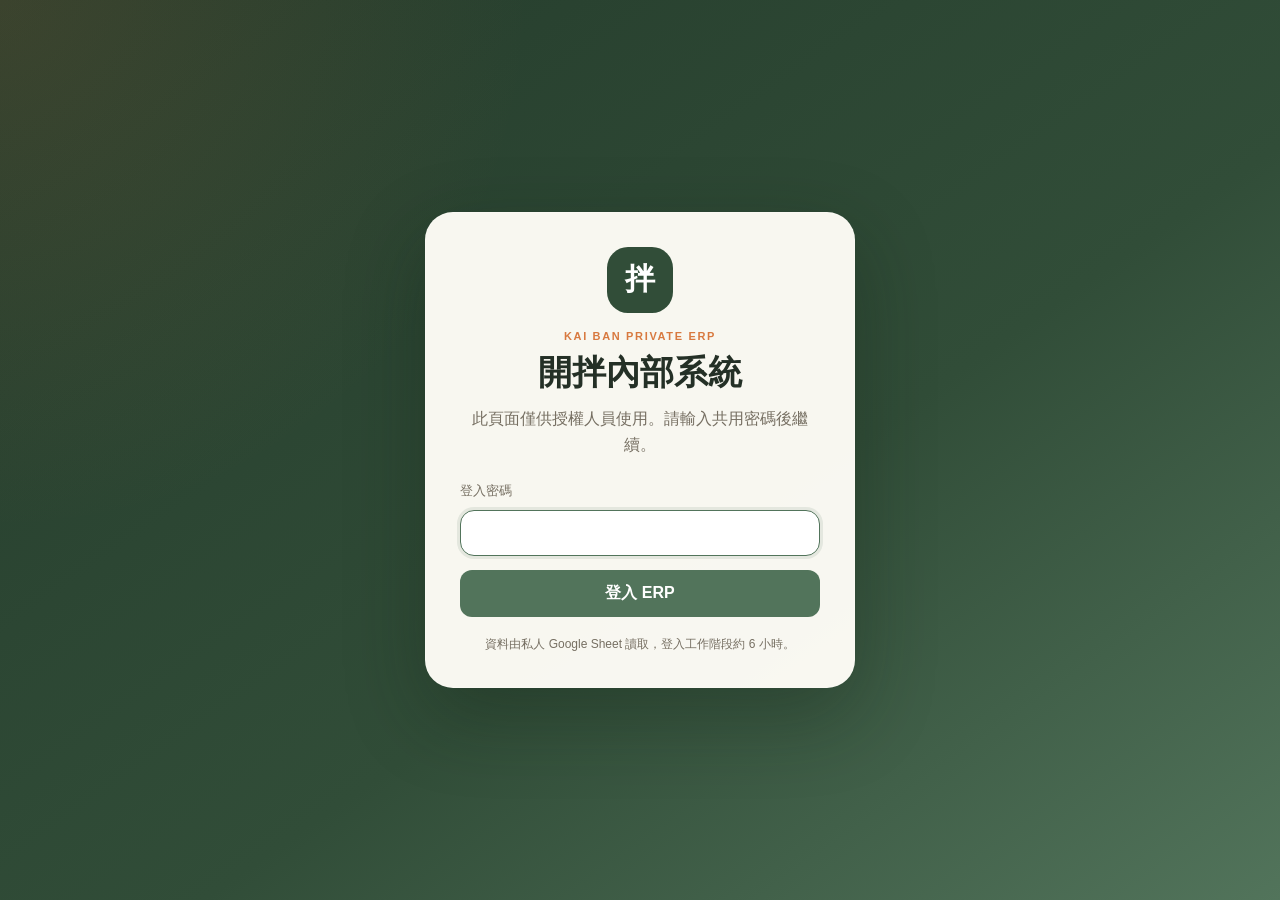
<file: index.html>
<!DOCTYPE html>

<html lang="zh-Hant">
<head>
<meta charset="utf-8"/>
<meta content="width=device-width, initial-scale=1" name="viewport"/>
<meta content="#314d38" name="theme-color"/>
<meta content="noindex, nofollow, noarchive, nosnippet" name="robots"/>
<meta content="noindex, nofollow, noarchive, nosnippet" name="googlebot"/>
<meta content="no-referrer" name="referrer"/><meta content="default-src 'self' https://script.google.com https://*.googleusercontent.com; img-src 'self' data: blob: https:; style-src 'self' 'unsafe-inline'; script-src 'self' 'unsafe-inline';" http-equiv="Content-Security-Policy"/>
<title>開拌 KaiBan ERP</title>
<link href="style.css?v=20260629-ui-redesign-1" rel="stylesheet"/>
</head>
<body class="authLocked">
<section aria-labelledby="loginTitle" class="authGate" id="authGate">
<div class="loginCard">
<div class="loginLogo">拌</div>
<p class="loginEyebrow">KAI BAN PRIVATE ERP</p>
<h1 id="loginTitle">開拌內部系統</h1>
<p class="loginDescription">此頁面僅供授權人員使用。請輸入共用密碼後繼續。</p>
<form class="loginForm" id="loginForm">
<label for="loginPassword">登入密碼</label>
<input autocomplete="current-password" autofocus="" id="loginPassword" required="" type="password"/>
<button class="button primary" id="loginButton" type="submit">登入 ERP</button>
</form>
<p class="loginError" hidden="" id="loginError" role="alert"></p>
<p class="loginPrivacy">資料由私人 Google Sheet 讀取，登入工作階段約 6 小時。</p>
</div>
</section>
<aside class="sidebar">
<div class="brand">
<div class="logo">拌</div>
<div>
<strong>KaiBan ERP</strong>
<span>開拌食材成本系統</span>
</div>
</div>
<nav aria-label="主要功能" class="navList"><button class="nav active" data-title="首頁" data-view="dashboard">首頁</button><button class="nav" data-title="記帳" data-view="record">記帳</button><button class="nav" data-title="查價" data-view="price">查價</button><button class="nav" data-title="報表" data-view="reports">報表</button></nav>
<div class="sidebarFoot"><div class="sidebarConnection"><span class="statusDot loading" id="dataStatus">載入中...</span><button class="sideAction retryAction" hidden="" id="reloadData" type="button">重試</button></div><button class="sideAction logoutAction" id="logoutButton" type="button">登出</button></div>
</aside>
<main>
<section class="topbar">
<div>
<h1 id="pageTitle">首頁</h1>
<p id="pageDescription">選擇今天要完成的工作。</p>
</div>
<div class="searchBox">
<input autocomplete="off" id="globalSearch" placeholder="搜尋：雞胸、醬、Costco、開元…" type="search"/>
</div>
</section>
<div class="notice" hidden="" id="notice"></div>
<section class="view active" id="dashboard"><div class="taskLauncher"><div class="taskLauncherIntro"><span class="eyebrow">今天要做什麼？</span><h2>選一個任務，直接開始</h2><p>把常用操作集中在首頁，減少尋找功能的時間。</p></div><div class="taskCardGrid"><button class="taskCard" data-route-tab="photoEntry" data-route-view="record" type="button"><span class="taskCardIcon">📷</span><span class="taskCardText"><strong>拍照記帳</strong><small>拍收據或發票，AI 自動辨識入帳</small></span><span class="taskCardArrow">→</span></button><button class="taskCard" data-route-tab="quickEntry" data-route-view="record" type="button"><span class="taskCardIcon">✏️</span><span class="taskCardText"><strong>手動記帳</strong><small>直接輸入今天的採購項目</small></span><span class="taskCardArrow">→</span></button><button class="taskCard" data-route-tab="foods" data-route-view="price" type="button"><span class="taskCardIcon">🔍</span><span class="taskCardText"><strong>查價</strong><small>搜尋食材歷史價格</small></span><span class="taskCardArrow">→</span></button></div></div></section><section class="view" id="record"><div aria-label="record" class="sectionTabs" role="tablist"><button aria-selected="true" class="sectionTab active" data-tab-group="record" data-tab-target="photoEntry" role="tab" type="button">📷 拍照記帳</button><button aria-selected="false" class="sectionTab" data-tab-group="record" data-tab-target="quickEntry" role="tab" type="button">✏️ 手動記帳</button></div><section class="modulePanel active" id="photoEntry">
<div class="quickIntro photoIntro">
<div>
<span class="eyebrow">拍照記帳</span>
<h2>拍照後自動辨識，確認內容即可入帳</h2>
<p>支援發票、收據、採購單與手寫單。選擇照片後會自動開始辨識。</p>
</div>
<div class="apiBadge" hidden="" id="photoApiBadge"><span>系統連線中，請稍候再試</span><button class="inlineRetry" data-retry-connection="" type="button">重試</button></div>
</div>
<div class="aiWorkflowNote">
<span><b>原文辨識</b>：照片上直接看得到</span>
<span><b>AI 推算</b>：由數量、單價、金額等可驗證資料計算</span>
<span><b>待確認</b>：照片沒有或無法判讀，保留空白</span>
</div>
<div class="photoGrid">
<div class="panel photoUploadPanel">
<div class="panelHead">
<div>
<h2>1. 拍照或上傳</h2>
<p class="muted">格式不必固定；請盡量拍完整、對焦清楚並避免反光。</p>
</div>
</div>
<label class="photoDrop" for="receiptFile">
<input accept="image/*" capture="environment" hidden="" id="receiptFile" type="file"/>
<span class="photoDropIcon">📷</span>
<strong>點這裡拍照或選擇照片</strong>
<span>JPG、PNG、HEIC（瀏覽器支援時）</span>
</label>
<div class="receiptPreviewWrap" hidden="" id="receiptPreviewWrap">
<img alt="單據照片預覽" id="receiptPreview"/>
<div class="previewMeta">
<span id="receiptFileName"></span>
<span id="receiptFileSize"></span>
</div>
</div>
<div class="formActions photoActions">
<button class="button primary" disabled="" hidden="" id="analyzeReceipt" type="button">辨識中...</button>
<button class="button ghost" disabled="" id="clearReceipt" type="button">清除照片</button>
</div>
<p class="photoStatus muted" id="receiptAnalyzeStatus">尚未選擇照片</p>
</div>
<div class="panel photoResultPanel">
<div class="panelHead">
<div>
<h2>2. 確認辨識結果</h2>
<p class="muted">黃色是 AI 推算、紅色是待確認；修改後會標記為已確認。</p>
</div>
<div class="analysisBadges">
<span class="analysisBadge" id="receiptModelBadge">尚未辨識</span>
<span class="analysisBadge" id="receiptQualityBadge">品質未判定</span>
</div>
</div>
<div class="empty photoEmpty" id="receiptResultEmpty">
            上傳照片並完成 AI 辨識後，可讀資料會顯示在這裡。
          </div>
<div hidden="" id="receiptResult">
<div class="receiptIssues" hidden="" id="receiptIssues"></div>
<div class="receiptHeaderFields">
<label>
<span>日期 *</span>
<input id="receiptDate" type="date"/>
<small class="fieldHint" id="receiptDateHint"></small>
</label>
<label>
<span>供應商 *</span>
<input id="receiptSupplier" list="supplierOptions" placeholder="供應商或店家名稱" type="text"/>
<small class="fieldHint" id="receiptSupplierHint"></small>
</label>
<div class="receiptTotalBox">
<span>單據總額</span>
<strong id="receiptTotal">$0</strong>
</div>
</div>
<div class="receiptInfoLine">
<span class="tag" id="receiptDocumentType">單據</span>
<span class="muted" id="receiptInvoiceNumber"></span>
<span class="muted" id="receiptNote"></span>
</div>
<div aria-label="AI 欄位狀態說明" class="fieldLegend">
<span class="legendItem read">原文辨識</span>
<span class="legendItem inferred">AI 推算</span>
<span class="legendItem missing">待確認</span>
<span class="legendItem confirmed">已修改確認</span>
</div>
<div class="tableWrap receiptTableWrap">
<table class="receiptTable">
<thead>
<tr>
<th>品項 *</th>
<th>分類</th>
<th>規格</th>
<th>數量</th>
<th>單位</th>
<th>單價</th>
<th>金額 *</th>
<th>信心</th>
<th>狀態</th>
<th></th>
</tr>
</thead>
<tbody id="receiptRows"></tbody>
</table>
</div>
<details class="rawTextPanel">
<summary>查看 AI 從照片讀到的原始文字</summary>
<textarea id="receiptRawText" placeholder="AI 讀到的原始文字會顯示在這裡" readonly=""></textarea>
</details>
<div class="formActions receiptResultActions">
<button class="button ghost" id="addReceiptItem" type="button">新增空白品項</button>
<button class="button primary" id="addReceiptToStaged" type="button">確認入帳</button>
<button class="button secondary" id="reanalyzeReceipt" type="button">重新辨識</button>
</div>
</div>
</div>
</div>
</section><section class="modulePanel" id="quickEntry">
<div class="quickIntro">
<div>
<span class="eyebrow">手動記帳</span>
<h2>輸入今天的採購項目</h2>
<p>填寫完成後按「確認入帳」，系統會直接儲存紀錄。</p>
</div>
<div class="apiBadge" hidden="" id="apiBadge"><span>系統連線中，請稍候再試</span><button class="inlineRetry" data-retry-connection="" type="button">重試</button></div>
</div>
<div class="quickGrid single">
<div class="panel">
<div class="panelHead">
<div>
<h2>逐筆新增</h2>
<p class="muted">金額會依數量 × 單價自動計算。</p>
</div>
</div>
<form class="entryForm" id="quickForm">
<label>
<span>日期 *</span>
<input id="entryDate" name="date" required="" type="date"/>
</label>
<label>
<span>供應商 *</span>
<input id="entrySupplier" list="supplierOptions" name="supplier" placeholder="例如：Costco" required=""/>
</label>
<div class="wide formField">
<span>品項 *</span>
<div class="entryInputAction">
<input id="entryName" list="itemOptions" name="name" placeholder="例如：原味嫩雞胸" required=""/>
<button class="aiImageButton" id="searchImagesButton" type="button">✨ AI 找圖</button>
</div>
<div class="imageSearchPanel" hidden="" id="imageSearchPanel">
<div class="imageSearchPanelHead">
<strong>選擇一張品項圖片</strong>
<button aria-label="關閉圖片搜尋結果" class="imageSearchClose" id="closeImageSearch" type="button">×</button>
</div>
<div class="imageSearchStatus" id="imageSearchStatus"></div>
<div class="imageSearchResults" id="imageSearchResults"></div>
</div>
</div>
<label class="wide">
<span>圖片網址</span>
<input id="entryImageUrl" name="imageUrl" placeholder="選擇圖片後會自動填入；未選擇時送出會自動找圖" readonly="" type="text"/>
<small class="fieldHint">可手動選圖；留白時系統會在儲存時自動補上第一張搜尋圖片。</small>
</label>
<label>
<span>分類</span>
<input id="entryCategory" list="categoryOptions" name="category" placeholder="選擇或輸入新分類"/>
</label>
<label>
<span>規格</span>
<input id="entrySpec" name="spec" placeholder="例如：1kg／包"/>
</label>
<label>
<span>數量 *</span>
<input id="entryQty" min="0" name="qty" required="" step="0.01" type="number" value="1"/>
</label>
<label>
<span>單位</span>
<input id="entryUnit" list="unitOptions" name="unit" placeholder="包、瓶、kg"/>
</label>
<label>
<span>單價 *</span>
<input id="entryPrice" min="0" name="price" required="" step="0.01" type="number"/>
</label>
<label>
<span>金額 *</span>
<input id="entryAmount" min="0" name="amount" required="" step="0.01" type="number"/>
</label>
<label class="wide">
<span>備註</span>
<input id="entryNote" name="note" placeholder="促銷、含稅、買一送一等"/>
</label>
<div class="formActions wide">
<button class="button primary" id="quickSubmit" type="submit">確認入帳</button>
<button class="button ghost" id="resetQuickForm" type="button">清空欄位</button>
</div>
</form>
</div>

</div><details class="batchMode" id="batchMode"><summary>進階：批次模式</summary><div class="batchModeContent"><div class="panel">
<div class="panelHead">
<div>
<h2>批次貼上</h2>
<p class="muted">支援試算表欄位或逗號分隔資料。</p>
</div>
</div>
<div class="pasteGuide">
            欄位順序：日期、供應商、品項、分類、規格、數量、單位、單價、金額、備註
          </div>
<textarea id="bulkPaste" placeholder="2026/06/22	Costco	雞胸肉	雞肉	1kg	2	包	299	598	" rows="12"></textarea>
<div class="formActions">
<button class="button primary" id="parseBulk" type="button">加入批次清單</button>
<button class="button ghost" id="downloadTemplate" type="button">下載空白範本</button>
</div>
</div><div class="panel stagingPanel">
<div class="panelHead">
<div>
<h2>批次待存清單</h2>
<p class="muted" id="stagedSummary">尚未加入資料</p>
</div>
<div class="panelActions">
<button class="button ghost" id="clearStaged" type="button">全部清除</button>
<button class="button secondary" id="downloadStaged" type="button">下載備份 CSV</button>
<button class="button primary" id="submitStaged" type="button">儲存紀錄</button>
</div>
</div>
<div class="tableWrap">
<table>
<thead>
<tr>
<th>#</th>
<th>日期</th>
<th>供應商</th>
<th>品項</th>
<th>圖片</th>
<th>分類</th>
<th>數量</th>
<th>單位</th>
<th>單價</th>
<th>金額</th>
<th></th>
</tr>
</thead>
<tbody id="stagedRows"></tbody>
</table>
</div>
</div></div></details>

</section></section><section class="view" id="price"><div aria-label="price" class="sectionTabs" role="tablist"><button aria-selected="true" class="sectionTab active" data-tab-group="price" data-tab-target="foods" role="tab" type="button">食材查價</button><button aria-selected="false" class="sectionTab" data-tab-group="price" data-tab-target="purchases" role="tab" type="button">採購紀錄</button></div><section class="modulePanel active" id="foods">
<div class="panel">
<div class="panelHead">
<div>
<h2>食材搜尋</h2>
<p class="muted">同品項合併顯示最新價、最低價、最高價與平均價。</p>
</div>
<div class="panelActions">
<button class="button secondary" id="backfillProductImages" type="button">✨ 自動補齊缺少圖片</button>
</div>
</div>
<div class="foodGrid" id="foodCards"></div>
</div>
</section><section class="modulePanel" id="purchases">
<div class="panel">
<div class="panelHead">
<div>
<h2>採購紀錄</h2>
<p class="muted" id="purchaseCountText">共 0 筆</p>
</div>
<button class="button secondary" id="exportAllCsv" type="button">匯出 CSV</button>
</div>
<div class="tableWrap">
<table>
<thead>
<tr>
<th>日期</th>
<th>供應商</th>
<th>品項</th>
<th>圖片</th>
<th>分類</th>
<th>規格</th>
<th>數量</th>
<th>單位</th>
<th>單價</th>
<th>小計</th>
<th>備註</th>
</tr>
</thead>
<tbody id="purchaseRows"></tbody>
</table>
</div>
</div>
</section></section><section class="view" id="reports"><div aria-label="reports" class="sectionTabs" role="tablist"><button aria-selected="true" class="sectionTab active" data-tab-group="reports" data-tab-target="monthly" role="tab" type="button">每月支出</button><button aria-selected="false" class="sectionTab" data-tab-group="reports" data-tab-target="suppliers" role="tab" type="button">供應商</button></div><section class="modulePanel active" id="monthly">
<div class="panel monthToolbar">
<div>
<h2>每月支出分析</h2>
<p class="muted">從採購紀錄自動彙整，不需要另外填表。</p>
</div>
<div class="monthControls">
<label for="monthPicker">選擇月份</label>
<input id="monthPicker" type="month"/>
<button class="button secondary" id="exportMonthCsv" type="button">匯出本月</button>
</div>
</div>
<div class="cards monthCards">
<div class="stat highlight">
<span>本月總支出</span>
<strong id="monthTotal">$0</strong>
</div>
<div class="stat">
<span>採購筆數</span>
<strong id="monthCount">0</strong>
</div>
<div class="stat">
<span>供應商數</span>
<strong id="monthSupplierCount">0</strong>
</div>
<div class="stat">
<span>平均每筆</span>
<strong id="monthAverage">$0</strong>
</div>
</div>
<div class="analysisGrid">
<div class="panel">
<h2>供應商支出排行</h2>
<div class="barList" id="monthSupplierBars"></div>
</div>
<div class="panel">
<h2>分類支出排行</h2>
<div class="barList" id="monthCategoryBars"></div>
</div>
</div>
<div class="panel">
<div class="panelHead">
<div>
<h2>本月明細</h2>
<p class="muted" id="monthDetailText">共 0 筆</p>
</div>
</div>
<div class="tableWrap">
<table>
<thead>
<tr>
<th>日期</th>
<th>供應商</th>
<th>品項</th>
<th>圖片</th>
<th>分類</th>
<th>數量</th>
<th>單位</th>
<th>單價</th>
<th>小計</th>
</tr>
</thead>
<tbody id="monthRows"></tbody>
</table>
</div>
</div>
</section><section class="modulePanel" id="suppliers">
<div class="panel">
<div class="panelHead">
<div>
<h2>供應商</h2>
<p class="muted">依累計採購金額排序。</p>
</div>
</div>
<div class="foodGrid" id="supplierCards"></div>
</div>
</section></section>






</main>
<datalist id="supplierOptions"></datalist>
<datalist id="itemOptions"></datalist>
<datalist id="categoryOptions"><option value="蔬菜"></option><option value="水果"></option><option value="肉類"></option><option value="海鮮"></option><option value="乾貨"></option><option value="調味料"></option><option value="飲品"></option><option value="其他"></option></datalist>
<datalist id="unitOptions">
<option value="包"></option>
<option value="瓶"></option>
<option value="盒"></option>
<option value="袋"></option>
<option value="箱"></option>
<option value="kg"></option>
<option value="g"></option>
<option value="筆"></option>
</datalist>
<script src="app.js?v=20260629-ui-redesign-1"></script>
</body>
</html>
</file>
<file: style.css>
:root {
  --green: #52745b;
  --green-dark: #314d38;
  --green-soft: #eef3e9;
  --deep: #243026;
  --cream: #fbf7ed;
  --line: #eadfcb;
  --card: #fffdf7;
  --muted: #766f62;
  --orange: #d8793f;
  --danger: #b34848;
  --shadow: 0 8px 24px rgba(36, 48, 38, 0.06);
}

* { box-sizing: border-box; }

html { scroll-behavior: smooth; }

body {
  margin: 0;
  min-height: 100vh;
  display: flex;
  background: var(--cream);
  color: var(--deep);
  font-family: -apple-system, BlinkMacSystemFont, "Noto Sans TC", "Segoe UI", Arial, sans-serif;
}

button, input, textarea { font: inherit; }
button { color: inherit; }

.sidebar {
  width: 260px;
  height: 100vh;
  position: sticky;
  top: 0;
  display: flex;
  flex-direction: column;
  padding: 20px;
  color: #fff;
  background: var(--green-dark);
}

.brand {
  display: flex;
  gap: 12px;
  align-items: center;
  margin-bottom: 26px;
}

.logo {
  width: 46px;
  height: 46px;
  flex: 0 0 46px;
  display: grid;
  place-items: center;
  border-radius: 15px;
  background: rgba(255,255,255,.15);
  font-size: 22px;
  font-weight: 800;
}

.brand strong { display: block; font-size: 20px; }
.brand span { display: block; margin-top: 3px; font-size: 12px; opacity: .78; }
.navList { display: grid; gap: 4px; }

.nav, .sideAction {
  width: 100%;
  border: 0;
  border-radius: 14px;
  color: #fff;
  background: transparent;
  text-align: left;
  cursor: pointer;
}

.nav { padding: 13px 12px; font-size: 15px; }
.nav:hover, .nav.active { background: rgba(255,255,255,.14); }
.navAccent { margin: 8px 0; background: rgba(216,121,63,.28); }
.navAccent.active { background: var(--orange); }

.sidebarFoot {
  margin-top: auto;
  padding-top: 18px;
  border-top: 1px solid rgba(255,255,255,.13);
}

.statusDot {
  display: block;
  margin-bottom: 10px;
  font-size: 12px;
  opacity: .85;
}
.statusDot::before { content: ""; display: inline-block; width: 8px; height: 8px; margin-right: 7px; border-radius: 50%; background: #e2ba62; }
.statusDot.ok::before { background: #8fd19e; }
.statusDot.error::before { background: #f08c8c; }
.sideAction { padding: 10px 0; font-size: 13px; opacity: .78; }
.sideAction:hover { opacity: 1; }

main {
  width: min(100%, 1440px);
  flex: 1;
  margin: 0 auto;
  padding: 24px;
  min-width: 0;
}

.topbar {
  display: flex;
  justify-content: space-between;
  align-items: center;
  gap: 18px;
  margin-bottom: 18px;
}

h1, h2, h3, p { margin-top: 0; }
h1 { margin-bottom: 6px; font-size: clamp(26px, 3vw, 34px); }
h2 { margin-bottom: 8px; font-size: 21px; }
h3 { margin-bottom: 8px; }
.topbar p, .muted { margin-bottom: 0; color: var(--muted); }

.searchBox input,
.entryForm input,
.monthControls input,
textarea {
  width: 100%;
  border: 1px solid var(--line);
  border-radius: 14px;
  background: #fff;
  color: var(--deep);
  outline: none;
}
.searchBox input { width: min(430px, 80vw); padding: 13px 16px; }
.entryForm input, .monthControls input { padding: 11px 12px; }
textarea { min-height: 220px; padding: 14px; resize: vertical; line-height: 1.6; }
input:focus, textarea:focus { border-color: var(--green); box-shadow: 0 0 0 3px rgba(82,116,91,.12); }

.notice {
  margin-bottom: 16px;
  padding: 13px 15px;
  border: 1px solid #cfdfc9;
  border-radius: 14px;
  background: var(--green-soft);
  color: var(--green-dark);
}
.notice.error { border-color: #e3baba; background: #fff0f0; color: #8d3535; }
.notice.warn { border-color: #ead5a6; background: #fff8e7; color: #765915; }

.view { display: none; }
.view.active { display: block; animation: fadeIn .2s ease-out; }
@keyframes fadeIn { from { opacity: 0; transform: translateY(3px); } to { opacity: 1; transform: translateY(0); } }

.cards { display: grid; grid-template-columns: repeat(4, minmax(150px, 1fr)); gap: 14px; margin-bottom: 14px; }
.dashboardCards { grid-template-columns: repeat(5, minmax(140px, 1fr)); }
.stat, .panel, .foodCard, .quickIntro {
  border: 1px solid var(--line);
  border-radius: 22px;
  background: var(--card);
  box-shadow: var(--shadow);
}
.stat { padding: 18px; }
.stat span { display: block; color: var(--muted); font-size: 14px; }
.stat strong { display: block; margin-top: 8px; color: var(--green); font-size: clamp(24px, 2.5vw, 31px); }
.stat.highlight { border-color: rgba(216,121,63,.35); background: #fff8f0; }
.stat.highlight strong { color: var(--orange); }
.panel { padding: 18px; margin-bottom: 14px; }
.panelHead { display: flex; align-items: center; justify-content: space-between; gap: 16px; margin-bottom: 14px; }
.panelHead h2, .panelHead p { margin-bottom: 0; }
.panelActions, .formActions { display: flex; gap: 9px; flex-wrap: wrap; }

.dashboardGrid, .analysisGrid, .quickGrid { display: grid; gap: 14px; }
.dashboardGrid { grid-template-columns: minmax(0, 1.35fr) minmax(300px, .65fr); }
.analysisGrid { grid-template-columns: repeat(2, minmax(0, 1fr)); }
.quickGrid { grid-template-columns: repeat(2, minmax(0, 1fr)); }

.list { display: grid; gap: 2px; }
.item { display: flex; justify-content: space-between; gap: 16px; padding: 12px 0; border-bottom: 1px solid var(--line); }
.item:last-child { border-bottom: 0; }
.itemMain strong { display: block; margin-bottom: 4px; }
.itemMain small, .itemAmount small { color: var(--muted); }
.itemAmount { text-align: right; }
.itemAmount strong { display: block; color: var(--green); }
.empty { padding: 26px 12px; color: var(--muted); text-align: center; }

.foodGrid { display: grid; grid-template-columns: repeat(auto-fill, minmax(260px, 1fr)); gap: 14px; }
.foodCard { padding: 18px; }
.foodCard h3 { margin: 8px 0; font-size: 20px; }
.tag { display: inline-block; margin: 0 5px 5px 0; padding: 5px 9px; border-radius: 999px; background: var(--green-soft); color: var(--green); font-size: 12px; }
.price { margin: 9px 0 14px; color: var(--green); font-size: 28px; font-weight: 800; }
.meta { display: grid; grid-template-columns: 92px 1fr; gap: 7px; font-size: 14px; }
.label { color: var(--muted); }

.tableWrap { overflow: auto; border-radius: 14px; }
table { width: 100%; min-width: 920px; border-collapse: collapse; }
th, td { padding: 11px 10px; border-bottom: 1px solid var(--line); text-align: left; white-space: nowrap; }
th { position: sticky; top: 0; z-index: 1; background: #f5efe2; color: #536151; font-size: 13px; }
td { font-size: 14px; }
tbody tr:hover { background: rgba(238,243,233,.48); }
.removeRow { border: 0; background: transparent; color: var(--danger); cursor: pointer; }

.monthToolbar { display: flex; align-items: center; justify-content: space-between; gap: 18px; }
.monthToolbar h2, .monthToolbar p { margin-bottom: 0; }
.monthControls { display: flex; align-items: center; gap: 10px; flex-wrap: wrap; }
.monthControls label { color: var(--muted); font-size: 13px; }
.monthControls input { width: auto; min-width: 158px; }

.barList { display: grid; gap: 14px; }
.barItem { display: grid; gap: 6px; }
.barHead { display: flex; justify-content: space-between; gap: 10px; font-size: 14px; }
.barHead span:last-child { color: var(--green); font-weight: 700; }
.barTrack { height: 9px; overflow: hidden; border-radius: 999px; background: #eee6d8; }
.barFill { height: 100%; min-width: 3px; border-radius: inherit; background: linear-gradient(90deg, var(--green), #7f9e82); }

.quickIntro {
  display: flex;
  align-items: center;
  justify-content: space-between;
  gap: 18px;
  margin-bottom: 14px;
  padding: 22px;
  color: #fff;
  background: linear-gradient(135deg, var(--green-dark), #55755b);
}
.quickIntro h2 { margin: 4px 0 7px; font-size: 26px; }
.quickIntro p { margin-bottom: 0; opacity: .8; }
.eyebrow { color: #f4c29b; font-size: 12px; font-weight: 800; letter-spacing: .12em; }
.apiBadge { flex: 0 0 auto; padding: 8px 11px; border-radius: 999px; background: rgba(255,255,255,.13); font-size: 12px; }
.apiBadge.connected { background: rgba(143,209,158,.22); }

.entryForm { display: grid; grid-template-columns: repeat(2, minmax(0, 1fr)); gap: 13px; }
.entryForm label { display: grid; gap: 6px; }
.entryForm label span { color: var(--muted); font-size: 13px; }
.entryForm .wide { grid-column: 1 / -1; }
.pasteGuide { margin-bottom: 10px; padding: 10px 12px; border-radius: 12px; background: #f5efe2; color: var(--muted); font-size: 12px; line-height: 1.5; }
.stagingPanel { margin-top: 0; }

.button {
  border: 0;
  border-radius: 12px;
  padding: 10px 14px;
  cursor: pointer;
  font-weight: 700;
}
.button:disabled { cursor: not-allowed; opacity: .45; }
.button.primary { background: var(--green); color: #fff; }
.button.primary:hover { background: #42634b; }
.button.secondary { border: 1px solid #c9d8c7; background: var(--green-soft); color: var(--green-dark); }
.button.ghost { border: 1px solid var(--line); background: #fff; color: var(--muted); }



/* AI 圖片搜尋 */
.formField {
  display: grid;
  gap: 6px;
}

.formField > span {
  color: var(--muted);
  font-size: 13px;
}

.entryInputAction {
  display: flex;
  align-items: stretch;
  gap: 8px;
}

.entryInputAction input {
  flex: 1 1 auto;
  min-width: 0;
}

.aiImageButton {
  flex: 0 0 auto;
  border: 1px solid rgba(216, 121, 63, 0.38);
  border-radius: 12px;
  padding: 0 14px;
  background: #fff6ed;
  color: var(--orange);
  font-weight: 800;
  white-space: nowrap;
  cursor: pointer;
  transition: transform .15s ease, background .15s ease, box-shadow .15s ease;
}

.aiImageButton:hover {
  transform: translateY(-1px);
  background: #ffecda;
  box-shadow: 0 5px 14px rgba(216, 121, 63, .15);
}

.aiImageButton:disabled {
  cursor: wait;
  opacity: .6;
  transform: none;
  box-shadow: none;
}

.imageSearchPanel {
  margin-top: 4px;
  padding: 12px;
  border: 1px solid var(--line);
  border-radius: 16px;
  background: #fffdf8;
  box-shadow: var(--shadow);
}

.imageSearchPanelHead {
  display: flex;
  align-items: center;
  justify-content: space-between;
  gap: 12px;
  margin-bottom: 10px;
}

.imageSearchClose {
  width: 30px;
  height: 30px;
  border: 0;
  border-radius: 50%;
  background: #f3ede2;
  color: var(--muted);
  font-size: 21px;
  line-height: 1;
  cursor: pointer;
}

.imageSearchStatus {
  color: var(--muted);
  font-size: 13px;
}

.imageSearchStatus.error {
  color: var(--danger);
}

.imageSearchResults {
  display: grid;
  grid-template-columns: repeat(3, minmax(0, 1fr));
  gap: 10px;
  margin-top: 10px;
}

.imageSearchChoice {
  position: relative;
  min-width: 0;
  overflow: hidden;
  border: 2px solid transparent;
  border-radius: 14px;
  padding: 0;
  background: #f3eee4;
  cursor: pointer;
  aspect-ratio: 1 / 1;
  transition: transform .15s ease, border-color .15s ease, box-shadow .15s ease;
}

.imageSearchChoice:hover,
.imageSearchChoice:focus-visible {
  transform: translateY(-2px);
  border-color: var(--orange);
  box-shadow: 0 8px 18px rgba(36, 48, 38, .13);
  outline: none;
}

.imageSearchChoice img {
  display: block;
  width: 100%;
  height: 100%;
  object-fit: cover;
}

.imageSearchChoice::after {
  content: "點擊選擇";
  position: absolute;
  right: 7px;
  bottom: 7px;
  padding: 4px 7px;
  border-radius: 999px;
  background: rgba(36, 48, 38, .78);
  color: #fff;
  font-size: 11px;
}

.fieldHint {
  display: block;
  margin-top: 6px;
  color: var(--muted);
  font-size: 12px;
  line-height: 1.5;
}

.foodCardMedia {
  position: relative;
  width: 100%;
  height: 170px;
  margin-bottom: 12px;
  overflow: hidden;
  border-radius: 15px;
  background: #f2ecdf;
}

.foodCardImage {
  width: 100%;
  height: 100%;
  display: block;
  object-fit: cover;
  background: #f2ecdf;
}

.foodCardImagePlaceholder {
  position: absolute;
  inset: 0;
  display: flex;
  flex-direction: column;
  align-items: center;
  justify-content: center;
  gap: 5px;
  color: var(--muted);
  background: linear-gradient(145deg, #f8f2e8, #eee3d3);
}

.foodCardImagePlaceholder span {
  font-size: 34px;
}

.foodCardMedia.hasImage .foodCardImagePlaceholder {
  display: none;
}

.foodCardMedia.imageFailed .foodCardImage {
  display: none;
}

.foodCardMedia.imageFailed .foodCardImagePlaceholder {
  display: flex;
}

.tableImageCell {
  width: 64px;
  text-align: center;
}

.tableImageThumb {
  width: 48px;
  height: 48px;
  display: inline-block;
  border-radius: 10px;
  object-fit: cover;
  background: #f2ecdf;
  vertical-align: middle;
}

.tableImageEmpty {
  color: var(--muted);
}

@media (max-width: 680px) {
  .entryInputAction {
    flex-direction: column;
  }

  .aiImageButton {
    min-height: 42px;
  }

  .imageSearchResults {
    grid-template-columns: repeat(3, minmax(80px, 1fr));
  }
}

@media (max-width: 1180px) {
  .dashboardCards { grid-template-columns: repeat(3, minmax(150px, 1fr)); }
  .quickGrid { grid-template-columns: 1fr; }
}

@media (max-width: 900px) {
  body { display: block; }
  .sidebar { width: 100%; height: auto; position: relative; padding: 14px 16px; }
  .brand { margin-bottom: 12px; }
  .navList { grid-template-columns: repeat(3, minmax(0, 1fr)); }
  .nav { text-align: center; padding: 10px 7px; font-size: 13px; }
  .navAccent { margin: 0; }
  .sidebarFoot { display: none; }
  .dashboardGrid, .analysisGrid { grid-template-columns: 1fr; }
}

@media (max-width: 680px) {
  main { padding: 15px; }
  .topbar, .monthToolbar, .quickIntro, .panelHead { align-items: stretch; flex-direction: column; }
  .searchBox input { width: 100%; }
  .cards, .dashboardCards { grid-template-columns: repeat(2, minmax(0, 1fr)); }
  .navList { grid-template-columns: repeat(2, minmax(0, 1fr)); }
  .entryForm { grid-template-columns: 1fr; }
  .entryForm .wide { grid-column: auto; }
  .panelActions .button { flex: 1 1 140px; }
  .monthControls { align-items: stretch; }
  .monthControls input, .monthControls .button { width: 100%; }
}

@media (max-width: 420px) {
  .cards, .dashboardCards { grid-template-columns: 1fr; }
}


/* 拍照建檔 */
.navPhoto { background: rgba(143,209,158,.12); }
.navPhoto.active { background: #6f8f73; }
.photoIntro { background: linear-gradient(135deg, #294734, #58775d); }
.photoGrid { display: grid; grid-template-columns: minmax(300px, .7fr) minmax(0, 1.3fr); gap: 14px; }
.photoUploadPanel, .photoResultPanel { min-width: 0; }
.photoDrop {
  min-height: 220px;
  display: grid;
  place-items: center;
  align-content: center;
  gap: 8px;
  padding: 26px;
  border: 2px dashed #c9d8c7;
  border-radius: 18px;
  background: var(--green-soft);
  text-align: center;
  cursor: pointer;
  transition: .2s ease;
}
.photoDrop:hover { border-color: var(--green); transform: translateY(-1px); }
.photoDropIcon { font-size: 42px; }
.photoDrop strong { font-size: 17px; }
.photoDrop span:last-child { color: var(--muted); font-size: 12px; }
.receiptPreviewWrap { margin-top: 14px; overflow: hidden; border: 1px solid var(--line); border-radius: 16px; background: #f0ebdf; }
.receiptPreviewWrap img { display: block; width: 100%; max-height: 500px; object-fit: contain; }
.previewMeta { display: flex; justify-content: space-between; gap: 10px; padding: 9px 12px; color: var(--muted); font-size: 12px; }
.photoActions { margin-top: 14px; }
.photoStatus { margin: 12px 0 0; font-size: 13px; }
.photoStatus.loading { color: var(--orange); }
.photoStatus.success, .photoStatus.ready { color: var(--green); }
.photoStatus.error { color: var(--danger); }
.photoEmpty { min-height: 240px; display: grid; place-items: center; }
.receiptHeaderFields { display: grid; grid-template-columns: 160px minmax(200px, 1fr) 160px; gap: 12px; align-items: end; margin-bottom: 12px; }
.receiptHeaderFields label { display: grid; gap: 6px; }
.receiptHeaderFields label span, .receiptTotalBox span { color: var(--muted); font-size: 13px; }
.receiptHeaderFields input, .tableInput { width: 100%; border: 1px solid var(--line); border-radius: 10px; background: #fff; color: var(--deep); outline: none; }
.receiptHeaderFields input { padding: 10px 11px; }
.receiptTotalBox { padding: 9px 12px; border-radius: 12px; background: #fff8f0; }
.receiptTotalBox strong { display: block; margin-top: 3px; color: var(--orange); font-size: 22px; }
.receiptInfoLine { display: flex; align-items: center; gap: 10px; flex-wrap: wrap; margin-bottom: 12px; }
.receiptTable { min-width: 1120px; }
.receiptTable th, .receiptTable td { padding: 8px 6px; }
.tableInput { min-width: 110px; padding: 8px 9px; }
.itemName { min-width: 170px; }
.numberInput { min-width: 90px; width: 90px; }
.unitInput { min-width: 78px; width: 78px; }
.confidence { display: inline-block; min-width: 48px; padding: 5px 7px; border-radius: 999px; text-align: center; font-size: 12px; font-weight: 800; }
.confidence.high { background: #e8f4e7; color: #3e7046; }
.confidence.medium { background: #fff4d9; color: #8a6413; }
.confidence.low { background: #ffe8e8; color: #a23f3f; }
.receiptResultActions { margin-top: 14px; }

@media (max-width: 1180px) {
  .photoGrid { grid-template-columns: 1fr; }
}

@media (max-width: 680px) {
  .receiptHeaderFields { grid-template-columns: 1fr; }
  .photoDrop { min-height: 180px; }
}


/* AI 智慧轉換建檔 */
.aiWorkflowNote {
  display: flex;
  flex-wrap: wrap;
  gap: 8px;
  margin: -2px 0 14px;
}
.aiWorkflowNote span {
  padding: 8px 11px;
  border: 1px solid var(--line);
  border-radius: 999px;
  background: #fff;
  color: var(--muted);
  font-size: 12px;
}
.aiWorkflowNote b { color: var(--deep); }
.analysisBadges { display: flex; flex-wrap: wrap; gap: 7px; justify-content: flex-end; }
.analysisBadge {
  display: inline-flex;
  align-items: center;
  min-height: 28px;
  padding: 5px 9px;
  border-radius: 999px;
  background: #f1eee7;
  color: var(--muted);
  font-size: 12px;
  font-weight: 800;
}
.analysisBadge.fast, .analysisBadge.quality-clear { background: #e8f4e7; color: #3e7046; }
.analysisBadge.enhanced, .analysisBadge.quality-usable { background: #fff4d9; color: #8a6413; }
.analysisBadge.quality-difficult { background: #ffe8e8; color: #a23f3f; }
.receiptIssues {
  margin-bottom: 13px;
  padding: 12px 14px;
  border: 1px solid #ead5a6;
  border-radius: 13px;
  background: #fff8e7;
  color: #765915;
  font-size: 13px;
}
.receiptIssues strong { display: block; margin-bottom: 5px; }
.receiptIssues ul { margin: 0; padding-left: 19px; }
.fieldHint { min-height: 16px; color: var(--muted); font-size: 11px; }
.fieldLegend { display: flex; flex-wrap: wrap; gap: 7px; margin-bottom: 10px; }
.legendItem, .miniStatus {
  display: inline-flex;
  align-items: center;
  border-radius: 999px;
  font-size: 11px;
  font-weight: 800;
}
.legendItem { padding: 5px 8px; }
.miniStatus { padding: 3px 6px; }
.legendItem.read, .miniStatus.read { background: #e8f4e7; color: #3e7046; }
.legendItem.inferred, .miniStatus.inferred { background: #fff4d9; color: #8a6413; }
.legendItem.missing, .miniStatus.missing { background: #ffe8e8; color: #a23f3f; }
.legendItem.confirmed, .miniStatus.confirmed { background: #e7effa; color: #315d90; }
.field-read { border-color: #9fc5a5 !important; background: #f8fcf7 !important; }
.field-inferred { border-color: #e1bd65 !important; background: #fffbef !important; }
.field-missing { border-color: #e0a1a1 !important; background: #fff5f5 !important; }
.field-confirmed { border-color: #8db2da !important; background: #f3f8ff !important; }
.itemStatusSummary { display: flex; flex-wrap: wrap; gap: 4px; min-width: 110px; }
.lowConfidenceRow { background: rgba(255, 232, 232, .22); }
.rawTextPanel {
  margin-top: 14px;
  border: 1px solid var(--line);
  border-radius: 13px;
  background: #faf8f2;
}
.rawTextPanel summary { padding: 11px 13px; cursor: pointer; color: var(--green-dark); font-weight: 800; }
.rawTextPanel textarea {
  min-height: 150px;
  border: 0;
  border-top: 1px solid var(--line);
  border-radius: 0 0 13px 13px;
  background: #fff;
  font-family: ui-monospace, SFMono-Regular, Menlo, Consolas, monospace;
  font-size: 12px;
}
.receiptTable { min-width: 1240px; }

@media (max-width: 680px) {
  .analysisBadges { justify-content: flex-start; }
  .aiWorkflowNote { display: grid; }
}


/* 食材價格比較 */
.priceCompareCard { position: relative; overflow: hidden; }
.cardTags { min-height: 30px; }
.priceChange {
  display: inline-flex;
  align-items: center;
  margin: -4px 0 14px;
  padding: 6px 10px;
  border-radius: 999px;
  font-size: 12px;
  font-weight: 800;
}
.priceChange.priceUp { color: #a94f2b; background: #fff0e7; }
.priceChange.priceDown { color: #317148; background: #eaf6ed; }
.priceChange.priceFlat { color: var(--muted); background: #f1eee7; }
.bestBuyBox {
  display: grid;
  gap: 3px;
  margin-bottom: 14px;
  padding: 12px 13px;
  border: 1px solid #cfe0ca;
  border-radius: 14px;
  background: linear-gradient(135deg, #f0f7ec, #fffdf7);
}
.bestBuyBox span { color: var(--green); font-size: 12px; font-weight: 800; }
.bestBuyBox strong { font-size: 16px; }
.bestBuyBox small { color: var(--muted); }
.compactMeta { grid-template-columns: 92px minmax(0, 1fr); }
.supplierCompare { margin-top: 15px; border-top: 1px solid var(--line); }
.supplierCompare summary {
  padding: 13px 0 4px;
  color: var(--green-dark);
  font-size: 13px;
  font-weight: 800;
  cursor: pointer;
}
.supplierCompareList { display: grid; gap: 7px; margin-top: 9px; }
.supplierPriceRow {
  display: flex;
  align-items: center;
  justify-content: space-between;
  gap: 12px;
  padding: 10px 11px;
  border: 1px solid var(--line);
  border-radius: 12px;
  background: #fff;
}
.supplierPriceRow.isCheapest { border-color: #b9d4b7; background: #f1f8ee; }
.supplierPriceRow strong, .supplierPriceRow small { display: block; }
.supplierPriceRow small { margin-top: 3px; color: var(--muted); font-size: 11px; }
.supplierPriceValue { flex: 0 0 auto; text-align: right; }
.supplierPriceValue strong { color: var(--green); }
.compareWarning { margin: 11px 0 0; color: #9b672c; font-size: 11px; line-height: 1.5; }

@media (max-width: 420px) {
  .supplierPriceRow { align-items: flex-start; }
}


/* ===== 私人登入與防窺視 ===== */
.authLocked > .sidebar,
.authLocked > main {
  display: none !important;
}

.authGate {
  position: fixed;
  inset: 0;
  z-index: 9999;
  display: grid;
  place-items: center;
  padding: 24px;
  background:
    radial-gradient(circle at top left, rgba(216,121,63,.13), transparent 34%),
    linear-gradient(145deg, #243b2b, #314d38 58%, #52745b);
}

.authGate[hidden] { display: none; }

.loginCard {
  width: min(100%, 430px);
  padding: 34px;
  border: 1px solid rgba(255,255,255,.18);
  border-radius: 28px;
  background: rgba(255,253,247,.97);
  box-shadow: 0 28px 80px rgba(15,31,20,.32);
  text-align: center;
}

.loginLogo {
  width: 66px;
  height: 66px;
  display: grid;
  place-items: center;
  margin: 0 auto 17px;
  border-radius: 21px;
  color: #fff;
  background: var(--green-dark);
  font-size: 30px;
  font-weight: 800;
}

.loginEyebrow {
  margin-bottom: 8px;
  color: var(--orange);
  font-size: 11px;
  font-weight: 800;
  letter-spacing: .15em;
}

.loginCard h1 { margin-bottom: 10px; }
.loginDescription { margin: 0 auto 24px; color: var(--muted); line-height: 1.65; }
.loginForm { display: grid; gap: 10px; text-align: left; }
.loginForm label { color: var(--muted); font-size: 13px; }
.loginForm input {
  width: 100%;
  padding: 13px 14px;
  border: 1px solid var(--line);
  border-radius: 14px;
  background: #fff;
  outline: none;
}
.loginForm input:focus { border-color: var(--green); box-shadow: 0 0 0 3px rgba(82,116,91,.12); }
.loginForm .button { margin-top: 4px; padding: 13px 16px; }
.loginError {
  margin: 14px 0 0;
  padding: 11px 12px;
  border: 1px solid #e3baba;
  border-radius: 12px;
  color: #8d3535;
  background: #fff0f0;
  font-size: 13px;
}
.loginPrivacy { margin: 18px 0 0; color: var(--muted); font-size: 12px; line-height: 1.5; }
.logoutAction { color: #ffd9c0; }

/* =====================================================
   2026-06-29 任務式首頁與四大功能導覽
   ===================================================== */

.taskLauncher {
  min-height: calc(100vh - 170px);
  display: grid;
  align-content: center;
  gap: 28px;
  padding: clamp(10px, 3vw, 34px) 0;
}

.taskLauncherIntro {
  max-width: 760px;
}

.taskLauncherIntro h2 {
  margin: 7px 0 8px;
  font-size: clamp(28px, 4vw, 44px);
  line-height: 1.15;
}

.taskLauncherIntro p {
  margin: 0;
  color: var(--muted);
  font-size: 16px;
}

.taskCardGrid {
  display: grid;
  grid-template-columns: repeat(3, minmax(0, 1fr));
  gap: 18px;
}

.taskCard {
  min-height: 230px;
  display: grid;
  grid-template-columns: 1fr auto;
  grid-template-rows: auto 1fr;
  align-items: start;
  gap: 22px;
  padding: clamp(24px, 3vw, 36px);
  border: 1px solid var(--line);
  border-radius: 26px;
  background: var(--card);
  box-shadow: var(--shadow);
  text-align: left;
  cursor: pointer;
  transition: transform .18s ease, box-shadow .18s ease, border-color .18s ease;
}

.taskCard:hover,
.taskCard:focus-visible {
  transform: translateY(-4px);
  border-color: rgba(82, 116, 91, .42);
  box-shadow: 0 16px 36px rgba(36, 48, 38, .12);
  outline: none;
}

.taskCardIcon {
  grid-column: 1 / -1;
  font-size: 46px;
  line-height: 1;
}

.taskCardText {
  align-self: end;
}

.taskCardText strong {
  display: block;
  margin-bottom: 10px;
  color: var(--deep);
  font-size: clamp(24px, 2.4vw, 31px);
}

.taskCardText small {
  display: block;
  max-width: 260px;
  color: var(--muted);
  font-size: 15px;
  line-height: 1.55;
}

.taskCardArrow {
  align-self: end;
  width: 42px;
  height: 42px;
  display: grid;
  place-items: center;
  border-radius: 50%;
  background: var(--green-soft);
  color: var(--green-dark);
  font-size: 20px;
  font-weight: 800;
}

.sectionTabs {
  display: flex;
  gap: 8px;
  margin-bottom: 16px;
  padding: 6px;
  border: 1px solid var(--line);
  border-radius: 16px;
  background: #f3ecdf;
}

.sectionTab {
  min-height: 44px;
  flex: 1 1 0;
  border: 0;
  border-radius: 12px;
  background: transparent;
  color: var(--muted);
  cursor: pointer;
  font-weight: 800;
}

.sectionTab:hover {
  color: var(--green-dark);
}

.sectionTab.active {
  background: #fff;
  color: var(--green-dark);
  box-shadow: 0 4px 14px rgba(36, 48, 38, .08);
}

.modulePanel {
  display: none;
}

.modulePanel.active {
  display: block;
  animation: fadeIn .2s ease-out;
}

.quickGrid.single {
  grid-template-columns: minmax(0, 1fr);
}

.batchMode {
  margin-top: 14px;
  border: 1px solid var(--line);
  border-radius: 18px;
  background: rgba(255, 253, 247, .72);
  overflow: hidden;
}

.batchMode > summary {
  padding: 16px 18px;
  color: var(--green-dark);
  cursor: pointer;
  font-weight: 800;
  list-style-position: inside;
}

.batchMode[open] > summary {
  border-bottom: 1px solid var(--line);
  background: var(--green-soft);
}

.batchModeContent {
  padding: 14px;
}

.batchModeContent .panel:last-child {
  margin-bottom: 0;
}

.sidebarConnection {
  display: grid;
  gap: 6px;
  margin-bottom: 8px;
}

.retryAction {
  width: auto;
  justify-self: start;
  padding: 5px 0;
  color: #ffd3d3;
  font-weight: 700;
}

.statusDot.loading::before {
  background: transparent;
  border: 2px solid rgba(255, 255, 255, .35);
  border-top-color: #fff;
  animation: statusSpin .8s linear infinite;
}

.loadingText::after {
  content: "";
  display: inline-block;
  width: 14px;
  height: 14px;
  margin-left: 8px;
  border: 2px solid rgba(82, 116, 91, .25);
  border-top-color: var(--green);
  border-radius: 50%;
  vertical-align: -2px;
  animation: statusSpin .8s linear infinite;
}

.photoStatus.loading::before {
  content: "";
  display: inline-block;
  width: 13px;
  height: 13px;
  margin-right: 7px;
  border: 2px solid rgba(216, 121, 63, .25);
  border-top-color: var(--orange);
  border-radius: 50%;
  vertical-align: -2px;
  animation: statusSpin .8s linear infinite;
}

@keyframes statusSpin {
  to { transform: rotate(360deg); }
}

.apiBadge {
  display: inline-flex;
  align-items: center;
  gap: 8px;
  border: 1px solid rgba(255, 255, 255, .22);
  border-radius: 14px;
  background: rgba(179, 72, 72, .2);
}

.apiBadge[hidden] {
  display: none !important;
}

.inlineRetry {
  border: 1px solid rgba(255, 255, 255, .45);
  border-radius: 999px;
  padding: 4px 8px;
  background: transparent;
  color: #fff;
  cursor: pointer;
  font-size: 12px;
  font-weight: 800;
}

@media (max-width: 1050px) {
  .taskCardGrid {
    grid-template-columns: 1fr;
  }

  .taskCard {
    min-height: 165px;
    grid-template-columns: auto 1fr auto;
    grid-template-rows: 1fr;
    align-items: center;
  }

  .taskCardIcon {
    grid-column: auto;
    font-size: 38px;
  }

  .taskCardText {
    align-self: center;
  }

  .taskCardArrow {
    align-self: center;
  }
}

@media (max-width: 900px) {
  .navList {
    grid-template-columns: repeat(4, minmax(0, 1fr));
  }

  .taskLauncher {
    min-height: auto;
  }
}

@media (max-width: 680px) {
  .taskLauncher {
    padding-top: 2px;
  }

  .taskCard {
    min-height: 150px;
    padding: 20px;
    gap: 14px;
  }

  .taskCardIcon {
    font-size: 32px;
  }

  .taskCardText strong {
    font-size: 22px;
  }

  .taskCardArrow {
    width: 36px;
    height: 36px;
  }

  .sectionTabs {
    position: sticky;
    top: 0;
    z-index: 8;
  }
}

@media (max-width: 900px) {
  .sidebarFoot {
    display: flex;
    align-items: center;
    justify-content: space-between;
    gap: 12px;
    margin-top: 12px;
    padding-top: 10px;
  }

  .sidebarConnection {
    display: flex;
    align-items: center;
    gap: 10px;
    margin: 0;
  }

  .statusDot {
    margin: 0;
  }

  .logoutAction {
    width: auto;
    padding: 6px 0;
  }
}

@media (max-width: 680px) {
  .navList {
    grid-template-columns: repeat(2, minmax(0, 1fr));
  }
}
</file>
